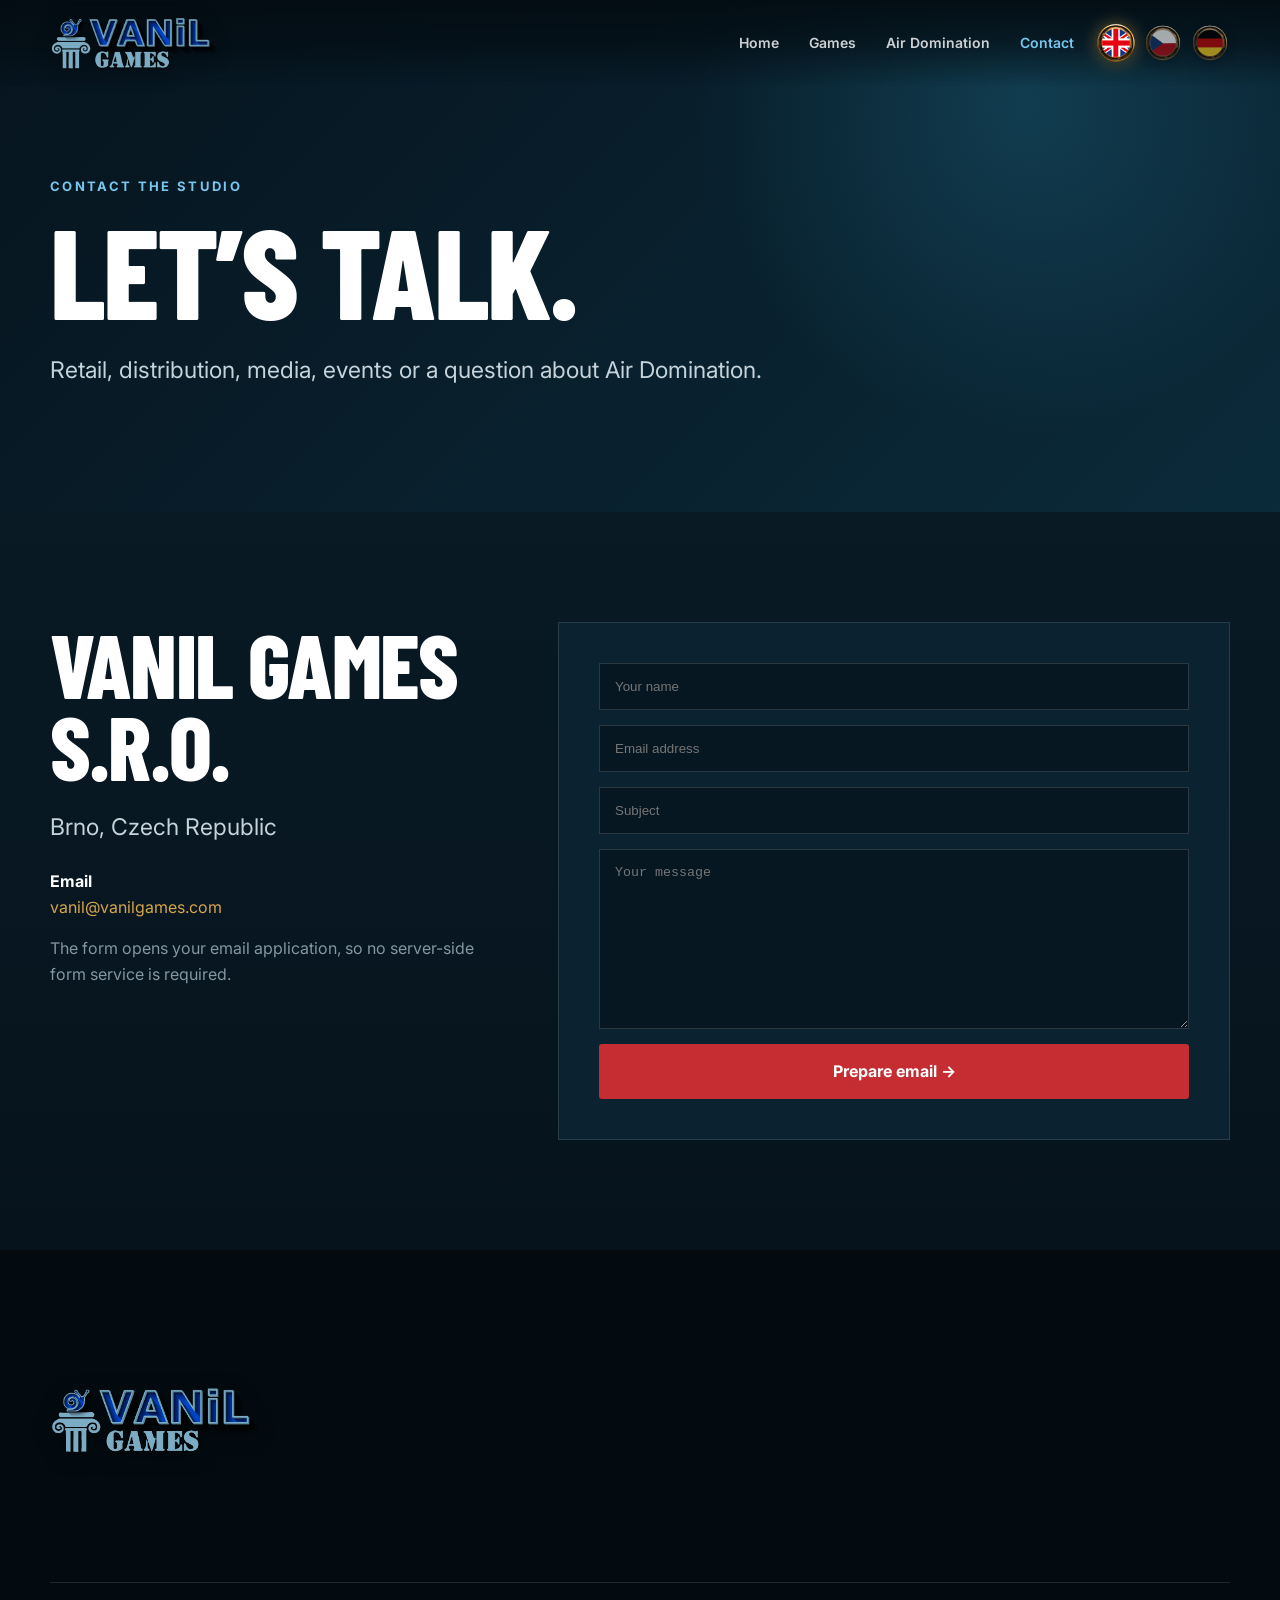
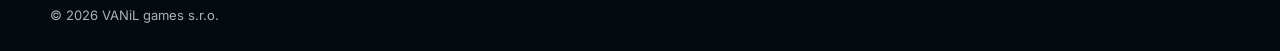
<file: contact.html>
<!DOCTYPE html>

<html lang="en"><head><meta charset="utf-8"/><meta content="width=device-width,initial-scale=1" name="viewport"/><title>Contact — VANiL Games</title><link href="styles.css" rel="stylesheet"/><script defer="" src="script.js"></script><script defer="True" src="language.js"></script></head><body data-page="contact">
<header class="site-header"><nav class="nav container"><a aria-label="VANiL Games home" class="brand" href="index.html"><img alt="VANiL Games" class="brand-logo" src="assets/images/vanil-logo-wide.png"/></a><div class="nav-right"><div class="nav-links"><a href="index.html">Home</a><a href="games.html">Games</a><a href="air-domination.html">Air Domination</a><a class="active" href="contact.html">Contact</a></div><div aria-label="Website language" class="language-switcher" role="group"><button aria-label="English" class="language-button" data-lang="en" title="English" type="button"><img alt="English" src="assets/images/flag-en.png"/></button><button aria-label="Čeština" class="language-button" data-lang="cs" title="Čeština" type="button"><img alt="Čeština" src="assets/images/flag-cz.png"/></button><button aria-label="Deutsch" class="language-button" data-lang="de" title="Deutsch" type="button"><img alt="Deutsch" src="assets/images/flag-german.png"/></button></div><button class="menu-toggle">☰</button></div></nav></header>
<main><section class="page-hero"><div class="container"><div class="eyebrow">Contact the studio</div><h1 class="display xl">Let’s talk.</h1><p class="lead">Retail, distribution, media, events or a question about Air Domination.</p></div></section><section class="section dark"><div class="container contact-grid"><div class="reveal"><h2 class="display lg">VANiL games s.r.o.</h2><p class="lead">Brno, Czech Republic</p><p><strong>Email</strong><br/><a class="gold" href="mailto:vanil@vanilgames.com">vanil@vanilgames.com</a></p><p class="muted">The form opens your email application, so no server-side form service is required.</p></div><div class="contact-panel reveal"><form action="mailto:vanil@vanilgames.com" class="form-grid" enctype="text/plain" method="post"><input name="name" placeholder="Your name" required=""/><input name="email" placeholder="Email address" required="" type="email"/><input name="subject" placeholder="Subject"/><textarea name="message" placeholder="Your message" required=""></textarea><button class="btn btn-primary" type="submit">Prepare email →</button></form></div></div></section></main>
<footer class="footer"><div class="container"><a aria-label="VANiL Games home" class="brand" href="index.html"><img alt="VANiL Games" class="brand-logo" src="assets/images/vanil-logo-stacked.png"/></a><div class="copyright">© <span data-year=""></span> VANiL games s.r.o.</div></div></footer></body></html>
</file>
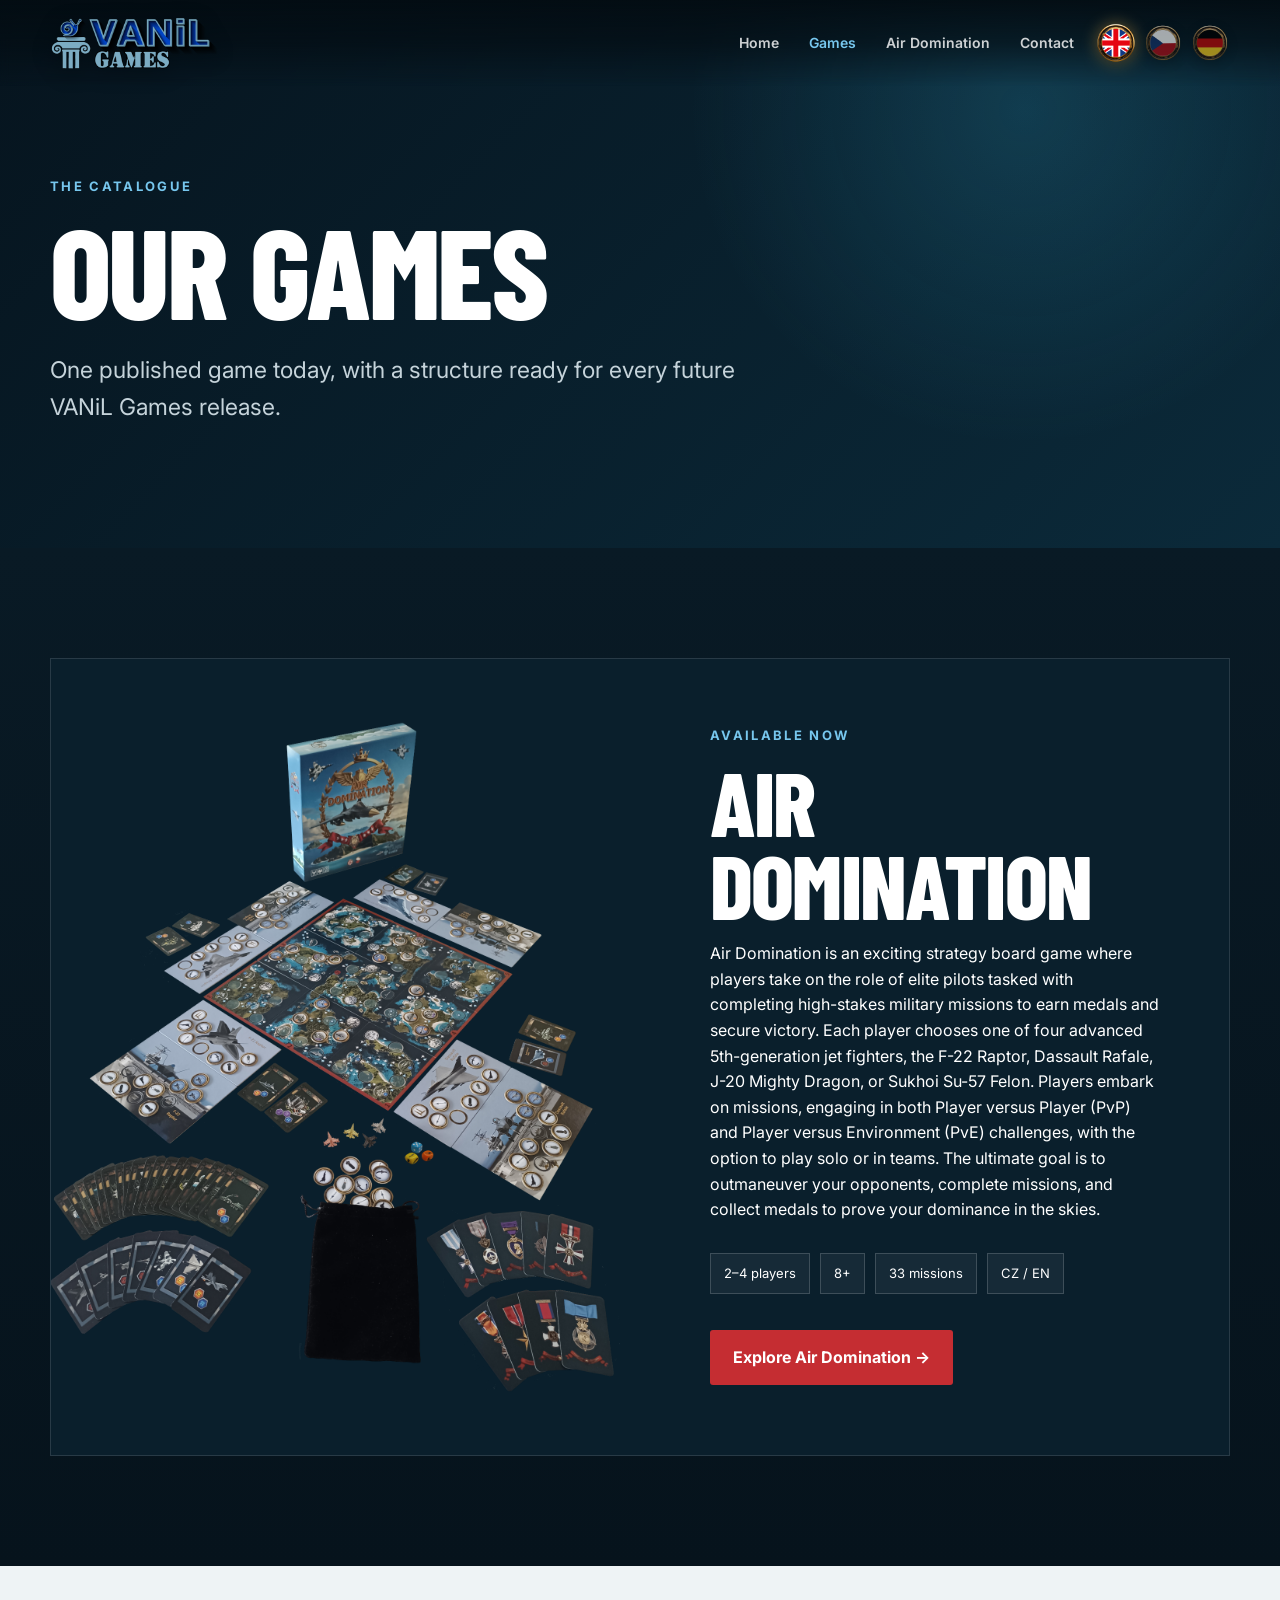
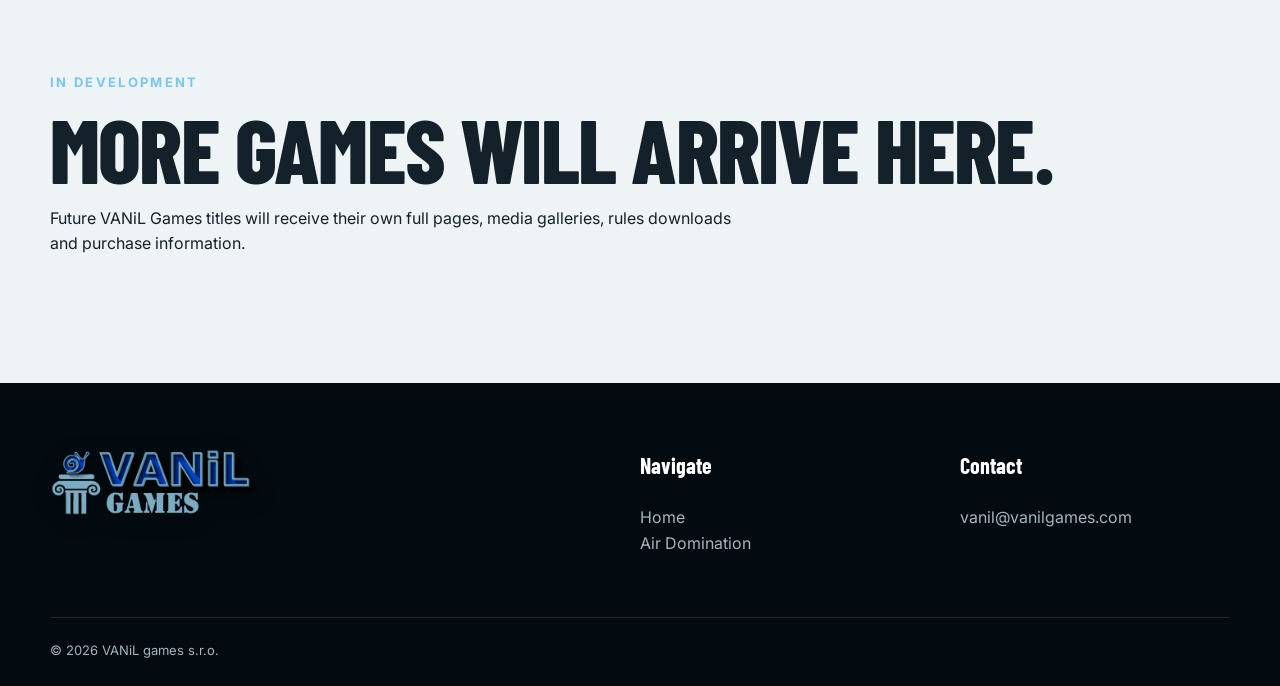
<file: games.html>
<!DOCTYPE html>

<html lang="en"><head><meta charset="utf-8"/><meta content="width=device-width,initial-scale=1" name="viewport"/><title>Games — VANiL Games</title><link href="styles.css" rel="stylesheet"/><script defer="" src="script.js"></script><script defer="True" src="language.js"></script></head><body data-page="games">
<header class="site-header"><nav class="nav container"><a aria-label="VANiL Games home" class="brand" href="index.html"><img alt="VANiL Games" class="brand-logo" src="assets/images/vanil-logo-wide.png"/></a><div class="nav-right"><div class="nav-links"><a href="index.html">Home</a><a class="active" href="games.html">Games</a><a href="air-domination.html">Air Domination</a><a href="contact.html">Contact</a></div><div aria-label="Website language" class="language-switcher" role="group"><button aria-label="English" class="language-button" data-lang="en" title="English" type="button"><img alt="English" src="assets/images/flag-en.png"/></button><button aria-label="Čeština" class="language-button" data-lang="cs" title="Čeština" type="button"><img alt="Čeština" src="assets/images/flag-cz.png"/></button><button aria-label="Deutsch" class="language-button" data-lang="de" title="Deutsch" type="button"><img alt="Deutsch" src="assets/images/flag-german.png"/></button></div><button class="menu-toggle">☰</button></div></nav></header>
<main><section class="page-hero"><div class="container"><div class="eyebrow">The catalogue</div><h1 class="display xl">Our games</h1><p class="lead">One published game today, with a structure ready for every future VANiL Games release.</p></div></section><section class="section dark"><div class="container"><div class="game-card-large reveal"><img alt="Air Domination game" src="assets/images/full-game.png"/><div class="game-card-content"><div class="eyebrow">Available now</div><h2 class="display lg">Air Domination</h2><p>Air Domination is an exciting strategy board game where players take on the role of elite pilots tasked with completing high-stakes military missions to earn medals and secure victory. Each player chooses one of four advanced 5th-generation jet fighters, the F-22 Raptor, Dassault Rafale, J-20 Mighty Dragon, or Sukhoi Su-57 Felon. Players embark on missions, engaging in both Player versus Player (PvP) and Player versus Environment (PvE) challenges, with the option to play solo or in teams. The ultimate goal is to outmaneuver your opponents, complete missions, and collect medals to prove your dominance in the skies.</p><div class="chip-row"><span class="chip">2–4 players</span><span class="chip">8+</span><span class="chip">33 missions</span><span class="chip">CZ / EN</span></div><div class="actions"><a class="btn btn-primary" href="air-domination.html">Explore Air Domination →</a></div></div></div></div></section><section class="section light"><div class="container"><div class="eyebrow">In development</div><h2 class="display lg">More games will arrive here.</h2><p style="max-width:700px">Future VANiL Games titles will receive their own full pages, media galleries, rules downloads and purchase information.</p></div></section></main>
<footer class="footer"><div class="container"><div class="footer-grid"><div><a aria-label="VANiL Games home" class="brand" href="index.html"><img alt="VANiL Games" class="brand-logo" src="assets/images/vanil-logo-wide.png"/></a></div><div><h3>Navigate</h3><p><a href="index.html">Home</a><br/><a href="air-domination.html">Air Domination</a></p></div><div><h3>Contact</h3><p><a href="mailto:vanil@vanilgames.com">vanil@vanilgames.com</a></p></div></div><div class="copyright">© <span data-year=""></span> VANiL games s.r.o.</div></div></footer></body></html>
</file>
<file: styles.css>
@import url('https://fonts.googleapis.com/css2?family=Barlow+Condensed:wght@500;600;700;800&family=Inter:wght@400;500;600;700&display=swap');

:root{--ink:#07131c;--navy:#0b2230;--navy2:#102f41;--sky:#77c7ee;--cyan:#36b6df;--gold:#d6a64b;--red:#c52d32;--paper:#eef3f5;--white:#fff;--muted:#9fb1bc;--line:rgba(255,255,255,.12);--shadow:0 24px 70px rgba(0,0,0,.28)}
*{box-sizing:border-box}html{scroll-behavior:smooth}body{margin:0;background:var(--ink);color:var(--white);font-family:Inter,Arial,sans-serif;line-height:1.6;overflow-x:hidden}img,video{display:block;max-width:100%}a{color:inherit;text-decoration:none}button{font:inherit}.container{width:min(1180px,calc(100% - 40px));margin:auto}.section{padding:110px 0;position:relative}.section.light{background:var(--paper);color:#14212a}.section.dark{background:linear-gradient(180deg,#091a25,#06131c)}.eyebrow{font:700 13px/1 Inter;letter-spacing:.18em;text-transform:uppercase;color:var(--sky);margin-bottom:18px}.display{font-family:'Barlow Condensed',sans-serif;font-weight:800;letter-spacing:-.02em;line-height:.92;text-transform:uppercase;margin:0}.display.xl{font-size:clamp(68px,10vw,150px)}.display.lg{font-size:clamp(48px,7vw,92px)}h2,h3{font-family:'Barlow Condensed',sans-serif}.lead{font-size:clamp(18px,2vw,23px);color:#c5d3da;max-width:720px}.muted{color:#8396a2}.gold{color:var(--gold)}

.site-header{position:fixed;inset:0 0 auto;z-index:100;background:linear-gradient(180deg,rgba(3,12,18,.94),rgba(3,12,18,.64),transparent);backdrop-filter:blur(5px)}.nav{height:86px;display:flex;align-items:center;justify-content:space-between}.brand{display:flex;gap:12px;align-items:center;font-family:'Barlow Condensed';font-weight:800;letter-spacing:.08em}.brand-mark{width:42px;height:42px;border:2px solid var(--gold);border-radius:50%;display:grid;place-items:center;position:relative}.brand-mark:after{content:'V';font-size:24px;color:var(--gold)}.nav-links{display:flex;align-items:center;gap:30px;font-weight:600;font-size:14px}.nav-links a{opacity:.8}.nav-links a:hover,.nav-links a.active{opacity:1;color:var(--sky)}.nav-cta{border:1px solid rgba(255,255,255,.25);padding:11px 18px;border-radius:999px}.menu-toggle{display:none;color:white;background:none;border:0;font-size:28px}

.hero{min-height:100vh;display:grid;align-items:end;position:relative;isolation:isolate;overflow:hidden}.hero-bg{position:absolute;inset:0;z-index:-3}.hero-bg img{width:100%;height:100%;object-fit:cover;object-position:center 42%;filter:saturate(.95) contrast(1.05)}.hero:before{content:'';position:absolute;inset:0;z-index:-2;background:linear-gradient(90deg,rgba(3,10,15,.95) 0%,rgba(3,10,15,.75) 38%,rgba(3,10,15,.15) 75%),linear-gradient(0deg,#07131c 0%,transparent 40%)}.hero:after{content:'';position:absolute;right:-10vw;top:15vh;width:44vw;height:44vw;border:1px solid rgba(255,255,255,.12);border-radius:50%;box-shadow:0 0 0 50px rgba(255,255,255,.025),0 0 0 100px rgba(255,255,255,.018);z-index:-1}.hero-inner{padding-top:150px;padding-bottom:90px}.hero-copy{max-width:730px}.hero .display span{display:block;color:var(--sky)}.actions{display:flex;gap:14px;flex-wrap:wrap;margin-top:36px}.btn{display:inline-flex;align-items:center;justify-content:center;gap:10px;padding:14px 22px;border-radius:3px;font-weight:700;border:1px solid transparent;transition:.25s}.btn-primary{background:var(--red);color:#fff}.btn-primary:hover{transform:translateY(-3px);box-shadow:0 12px 25px rgba(197,45,50,.3)}.btn-ghost{border-color:rgba(255,255,255,.3);background:rgba(255,255,255,.06);backdrop-filter:blur(10px)}.btn-ghost:hover{background:#fff;color:#07131c}.hero-stats{display:flex;gap:40px;margin-top:55px}.hero-stat strong{font:800 38px 'Barlow Condensed';display:block}.hero-stat span{font-size:13px;color:#aabac3;text-transform:uppercase;letter-spacing:.12em}

.split{display:grid;grid-template-columns:1.05fr .95fr;align-items:center;gap:80px}.media-frame{position:relative;border:1px solid rgba(255,255,255,.12);background:#071722;box-shadow:var(--shadow);overflow:hidden}.media-frame:before{content:'';position:absolute;inset:14px;border:1px solid rgba(214,166,75,.35);z-index:2;pointer-events:none}.media-frame img{width:100%;height:100%;object-fit:cover;transition:transform .8s cubic-bezier(.2,.8,.2,1)}.media-frame:hover img{transform:scale(1.045)}.media-tall{height:710px}.numbered-list{display:grid;gap:18px;margin-top:35px}.numbered-item{display:grid;grid-template-columns:54px 1fr;gap:18px;padding:18px 0;border-top:1px solid rgba(255,255,255,.12)}.numbered-item strong{font:700 28px 'Barlow Condensed';color:var(--gold)}.numbered-item h3{margin:0 0 5px;font-size:26px}.numbered-item p{margin:0;color:#9fb0ba}

.video-stage{border-radius:4px;overflow:hidden;position:relative;box-shadow:var(--shadow);background:#000}.video-stage video{width:100%;aspect-ratio:16/9;object-fit:cover}.video-stage:after{content:'PLAYING IN VIEW';position:absolute;left:18px;bottom:16px;font-size:11px;letter-spacing:.15em;background:rgba(5,18,26,.78);padding:8px 11px;border-left:3px solid var(--red)}

.gallery-section{background:#050f16;padding:0}.gallery-grid{display:grid;grid-template-columns:1.25fr .75fr;min-height:760px}.slider{position:relative;overflow:hidden}.slide{position:absolute;inset:0;opacity:0;transform:scale(1.04);transition:opacity 1s,transform 4s}.slide.active{opacity:1;transform:scale(1)}.slide img{width:100%;height:100%;object-fit:cover}.slide:after{content:'';position:absolute;inset:0;background:linear-gradient(90deg,transparent 50%,rgba(5,15,22,.5)),linear-gradient(0deg,rgba(5,15,22,.65),transparent 50%)}.gallery-copy{padding:80px 65px;display:flex;flex-direction:column;justify-content:center;background:linear-gradient(135deg,#0a2432,#07151e)}.dots{display:flex;gap:8px;margin-top:28px}.dot{width:34px;height:4px;border:0;background:#38515e;cursor:pointer}.dot.active{background:var(--gold)}

.feature-slice{display:grid;grid-template-columns:1fr 1fr;min-height:690px}.feature-slice.reverse .slice-copy{order:2}.feature-slice.reverse .slice-media{order:1}.slice-copy{padding:90px max(5vw,45px);display:flex;flex-direction:column;justify-content:center}.slice-media{position:relative;overflow:hidden;background:#091722}.slice-media>img{width:100%;height:100%;object-fit:cover;transition:transform .9s}.slice-media:hover>img{transform:scale(1.05)}.floating-video{position:absolute;right:6%;bottom:7%;width:min(46%,430px);border:7px solid rgba(255,255,255,.95);box-shadow:0 22px 60px rgba(0,0,0,.5);overflow:hidden;z-index:3}.floating-video video{width:100%;aspect-ratio:16/9;object-fit:cover}.chip-row{display:flex;flex-wrap:wrap;gap:10px;margin-top:30px}.chip{padding:9px 13px;border:1px solid rgba(255,255,255,.17);background:rgba(255,255,255,.05);font-size:13px}

.carrier-grid{display:grid;grid-template-columns:repeat(4,1fr);gap:18px;margin-top:50px}.carrier-card{background:white;color:#10202a;border-radius:2px;overflow:hidden;box-shadow:0 15px 30px rgba(0,0,0,.16);transition:.3s}.carrier-card:hover{transform:translateY(-9px)}.carrier-card img{aspect-ratio:1/1;object-fit:cover}.carrier-card div{padding:16px}.carrier-card h3{font-size:24px;margin:0}.carrier-card p{margin:3px 0 0;font-size:13px;color:#67757e}

.medal-stage{display:grid;grid-template-columns:.8fr 1.2fr;gap:80px;align-items:center}.medal-view{min-height:650px;display:grid;place-items:center;position:relative;background:radial-gradient(circle at center,rgba(77,164,205,.18),transparent 55%)}.medal-view:before{content:'';position:absolute;width:70%;aspect-ratio:1;border:1px solid rgba(255,255,255,.12);border-radius:50%;box-shadow:0 0 0 45px rgba(255,255,255,.025)}.medal{position:absolute;max-height:560px;max-width:82%;opacity:0;transform:translateY(15px) rotateY(25deg);transition:.65s}.medal.active{opacity:1;transform:translateY(0) rotateY(0)}.medal-controls{display:flex;gap:12px}.round-btn{width:48px;height:48px;border-radius:50%;border:1px solid rgba(255,255,255,.25);background:transparent;color:white;cursor:pointer}.round-btn:hover{background:white;color:#08151e}

.rules-layout{display:grid;grid-template-columns:.9fr 1.1fr;gap:70px;align-items:center}.rules-preview{filter:drop-shadow(0 25px 30px rgba(0,0,0,.25));transition:.5s}.rules-preview:hover{transform:rotate(-2deg) scale(1.02)}.rules-cards{display:grid;gap:14px}.rule-card{display:flex;align-items:center;justify-content:space-between;padding:22px 24px;background:white;border-left:5px solid var(--red);box-shadow:0 10px 25px rgba(0,0,0,.08)}.rule-card strong{font-family:'Barlow Condensed';font-size:25px}.rule-card span{font-size:12px;color:#65727a}.rule-card.disabled{opacity:.7}.rule-link{font-weight:700;color:#9d2228}

.cta{padding:100px 0;background:linear-gradient(115deg,rgba(8,28,40,.94),rgba(8,28,40,.68)),url('assets/images/game-box.jpg') center/cover}.cta-box{max-width:760px}.footer{background:#030b10;padding:65px 0 25px;color:#a6b5bd}.footer-grid{display:grid;grid-template-columns:2fr 1fr 1fr;gap:50px}.footer h3{color:white;font-size:22px;margin-top:0}.footer a:hover{color:var(--sky)}.copyright{border-top:1px solid var(--line);margin-top:45px;padding-top:22px;font-size:13px}

.reveal{opacity:0;transform:translateY(28px);transition:.8s ease}.reveal.visible{opacity:1;transform:none}

.page-hero{padding:180px 0 100px;background:radial-gradient(circle at 80% 20%,rgba(54,182,223,.18),transparent 30%),linear-gradient(135deg,#06141e,#0b2a3a)}.game-card-large{display:grid;grid-template-columns:1fr 1fr;background:#0a1f2c;border:1px solid var(--line);overflow:hidden}.game-card-large img{height:100%;object-fit:cover}.game-card-content{padding:70px}.contact-grid{display:grid;grid-template-columns:.8fr 1.2fr;gap:60px}.contact-panel{padding:40px;background:#0b2230;border:1px solid var(--line)}.form-grid{display:grid;gap:15px}.form-grid input,.form-grid textarea{width:100%;padding:15px;background:#071722;border:1px solid rgba(255,255,255,.14);color:white}.form-grid textarea{min-height:180px}

@media(max-width:900px){.nav-links{position:absolute;top:78px;left:20px;right:20px;display:none;flex-direction:column;background:#071722;padding:25px;align-items:flex-start;border:1px solid var(--line)}.nav-links.open{display:flex}.menu-toggle{display:block}.split,.medal-stage,.rules-layout,.contact-grid,.game-card-large{grid-template-columns:1fr}.media-tall{height:560px}.gallery-grid{grid-template-columns:1fr;min-height:0}.slider{height:520px}.gallery-copy{padding:60px 30px}.feature-slice,.feature-slice.reverse{grid-template-columns:1fr}.feature-slice.reverse .slice-copy,.feature-slice.reverse .slice-media{order:initial}.slice-media{min-height:560px}.carrier-grid{grid-template-columns:1fr 1fr}.footer-grid{grid-template-columns:1fr 1fr}.hero-stats{gap:24px}.hero{min-height:850px}}
@media(max-width:600px){.container{width:min(100% - 28px,1180px)}.section{padding:78px 0}.nav{height:72px}.brand span{display:none}.hero-inner{padding-top:125px}.display.xl{font-size:64px}.hero-stats{display:grid;grid-template-columns:repeat(2,1fr)}.media-tall{height:450px}.slider{height:430px}.slice-copy{padding:65px 24px}.slice-media{min-height:500px}.floating-video{width:76%;right:4%;bottom:4%}.carrier-grid{grid-template-columns:1fr}.medal-view{min-height:520px}.footer-grid{grid-template-columns:1fr}.actions .btn{width:100%}}

/* Official VANiL identity and updated rules area */
.brand{display:flex;align-items:center;min-width:190px}
.brand-logo{display:block;width:168px;height:58px;object-fit:contain;object-position:left center;filter:drop-shadow(0 4px 10px rgba(0,0,0,.28))}
.footer .brand-logo{width:210px;height:auto;margin-bottom:12px}
.section-logo{width:92px;height:92px;object-fit:contain;filter:drop-shadow(0 12px 18px rgba(1,28,48,.2))}
.section.dark{position:relative;overflow:hidden}
.section-watermark{position:absolute;right:-3%;top:8%;width:min(32vw,420px);opacity:.035;pointer-events:none;transform:rotate(-8deg)}

/* The main uploaded presentation is portrait-format: show the entire frame. */
#experience .split{grid-template-columns:.78fr 1.22fr;gap:58px}
#experience .video-stage{min-height:720px;display:grid;place-items:center;background:radial-gradient(circle at center,#173546 0,#020609 72%);padding:24px}
#experience .video-stage video{width:100%;height:680px;aspect-ratio:auto;object-fit:contain;background:#000}

.rules-heading{display:flex;align-items:center;gap:25px;margin-bottom:48px;max-width:900px}
.rules-heading h2{margin-bottom:8px}
.rules-intro{font-size:18px;max-width:760px;color:#53656f}
.language-grid{display:grid;grid-template-columns:repeat(3,1fr);gap:22px;align-items:stretch}
.language-card{background:#fff;color:#10202a;box-shadow:0 18px 45px rgba(8,28,40,.13);border:1px solid rgba(8,28,40,.09);display:flex;flex-direction:column;overflow:hidden;transition:transform .3s,box-shadow .3s}
.language-card:hover{transform:translateY(-8px);box-shadow:0 28px 58px rgba(8,28,40,.2)}
.language-card-top{display:flex;gap:16px;align-items:center;padding:22px 22px 18px}
.language-card-top h3{font:800 30px 'Barlow Condensed';margin:0 0 3px}
.language-card-top p{margin:0;color:#65757e;font-size:14px;line-height:1.4}
.language-code{width:52px;height:52px;flex:0 0 52px;border-radius:50%;display:grid;place-items:center;background:#0a2635;color:#fff;font:800 18px 'Barlow Condensed';box-shadow:inset 0 0 0 3px #80b2cc}
.youtube-frame{position:relative;aspect-ratio:16/9;background:#031019;overflow:hidden}
.youtube-frame iframe{position:absolute;inset:0;width:100%;height:100%;border:0}
.language-actions{display:grid;grid-template-columns:1fr 1fr;gap:10px;padding:18px;margin-top:auto}
.language-actions .btn{padding:12px 10px;font-size:13px;text-align:center}
.btn-dark{background:#0a2635;color:#fff;border-color:#0a2635}
.btn-dark:hover{background:#123e52;transform:translateY(-2px)}
.btn-disabled{background:#dce4e8;color:#78868d;cursor:not-allowed;border-color:#dce4e8}
.rules-preview-band{margin-top:28px;display:grid;grid-template-columns:260px 1fr;align-items:center;gap:34px;background:linear-gradient(120deg,#0a2635,#123e52);color:#fff;padding:26px 38px;overflow:hidden}
.rules-preview-band img{width:100%;max-height:190px;object-fit:contain;filter:drop-shadow(0 12px 18px rgba(0,0,0,.25))}
.rules-preview-band strong{font:800 28px 'Barlow Condensed'}
.rules-preview-band p{color:#bed0d9;margin-bottom:0}

@media(max-width:1050px){.language-grid{grid-template-columns:1fr 1fr}.language-card:last-child{grid-column:1/-1;max-width:620px}.language-actions{grid-template-columns:1fr 1fr}}
@media(max-width:900px){#experience .split{grid-template-columns:1fr}.language-grid{grid-template-columns:1fr}.language-card:last-child{grid-column:auto;max-width:none}#experience .video-stage{min-height:620px}#experience .video-stage video{height:580px}.brand-logo{width:145px}.rules-preview-band{grid-template-columns:180px 1fr}}
@media(max-width:600px){.brand{min-width:0}.brand-logo{width:126px;height:48px}.rules-heading{align-items:flex-start}.section-logo{width:68px;height:68px}.language-actions{grid-template-columns:1fr}.rules-preview-band{grid-template-columns:1fr;text-align:center;padding:24px}.rules-preview-band img{max-height:160px}#experience .video-stage{min-height:520px;padding:10px}#experience .video-stage video{height:500px}}

/* V5 fighter selector and reliable YouTube players */
.fighter-section{position:relative;min-height:690px;padding:105px 0 95px;overflow:hidden;background:#06131c}
.fighter-backdrop{position:absolute;inset:0}
.fighter-backdrop img{width:100%;height:100%;object-fit:cover;filter:saturate(.75) contrast(1.1);opacity:.24;transform:scale(1.04)}
.fighter-backdrop:after{content:"";position:absolute;inset:0;background:linear-gradient(90deg,rgba(3,13,21,.98) 0%,rgba(4,19,30,.84) 50%,rgba(3,13,21,.94) 100%),radial-gradient(circle at 50% 0,rgba(46,142,197,.24),transparent 48%)}
.fighter-inner{position:relative;z-index:2}
.fighter-heading{text-align:center;max-width:860px;margin:0 auto 42px}
.fighter-heading .lead{margin:18px auto 0}
.fighter-grid{display:grid;grid-template-columns:repeat(4,1fr);gap:18px;position:relative;z-index:4}
.fighter-card{position:relative;min-height:295px;padding:28px 24px 24px;border:1px solid rgba(218,170,72,.65);background:linear-gradient(155deg,rgba(13,42,59,.88),rgba(5,18,28,.95));box-shadow:0 18px 45px rgba(0,0,0,.32);overflow:visible;transition:transform .25s,border-color .25s,box-shadow .25s;outline:none}
.fighter-card:before{content:"";position:absolute;inset:8px;border:1px solid rgba(112,185,222,.11);pointer-events:none}
.fighter-card:hover,.fighter-card:focus-visible,.fighter-card.is-open{transform:translateY(-8px);border-color:#f0bf58;box-shadow:0 25px 65px rgba(0,0,0,.48),0 0 0 1px rgba(240,191,88,.15)}
.fighter-card h3{margin:35px 0 0;text-transform:uppercase;font-size:28px;line-height:.92;letter-spacing:.04em;color:#d6e8f1}
.fighter-card h3 strong{font-size:36px;color:#f0bf58}
.fighter-number{position:absolute;top:18px;left:22px;font:700 12px Inter;letter-spacing:.18em;color:#79b6d8}
.fighter-info{position:absolute;right:18px;top:16px;width:27px;height:27px;border:1px solid #f0bf58;border-radius:50%;display:grid;place-items:center;color:#f0bf58;font:700 italic 16px Georgia}
.fighter-silhouette{position:absolute;left:24px;right:24px;bottom:24px;height:115px;display:grid;place-items:center;color:rgba(126,190,222,.19);font:900 clamp(42px,5vw,72px) 'Barlow Condensed';letter-spacing:.03em;border-top:1px solid rgba(255,255,255,.08)}
.fighter-profile{position:absolute;left:50%;bottom:calc(100% + 15px);width:min(340px,85vw);padding:22px 23px;background:rgba(4,20,31,.98);border:1px solid #dfad48;box-shadow:0 24px 70px rgba(0,0,0,.65);opacity:0;visibility:hidden;transform:translate(-50%,10px);transition:.18s;z-index:20;pointer-events:none}
.fighter-profile:after{content:"";position:absolute;left:50%;bottom:-9px;width:16px;height:16px;background:#061722;border-right:1px solid #dfad48;border-bottom:1px solid #dfad48;transform:translateX(-50%) rotate(45deg)}
.fighter-profile h4{font:800 27px 'Barlow Condensed';text-transform:uppercase;color:#f0bf58;margin:0 0 8px}
.fighter-profile p{font-size:14px;line-height:1.55;color:#d3e2e9;margin:0}
.fighter-card:hover .fighter-profile,.fighter-card:focus-visible .fighter-profile,.fighter-card.is-open .fighter-profile{opacity:1;visibility:visible;transform:translate(-50%,0)}
.fighter-video{right:2.5%;bottom:3%;width:245px;border-width:4px;opacity:.92}
.carrier-launch-slice .slice-media>img{object-position:center center}
.youtube-lite{position:relative;aspect-ratio:16/9;background:#07131b center/cover no-repeat;overflow:hidden;cursor:pointer}
.youtube-lite:before{content:"";position:absolute;inset:0;background:linear-gradient(180deg,transparent 45%,rgba(0,0,0,.48))}
.youtube-lite .youtube-play{position:absolute;inset:0;margin:auto;width:76px;height:54px;border:0;border-radius:14px;background:#e62117;color:#fff;display:grid;place-items:center;cursor:pointer;box-shadow:0 12px 35px rgba(0,0,0,.45);transition:transform .2s,filter .2s}
.youtube-lite .youtube-play:hover{transform:scale(1.08);filter:brightness(1.08)}
.youtube-lite .youtube-play span{font-size:25px;margin-left:4px}
.youtube-lite iframe{position:absolute;inset:0;width:100%;height:100%;border:0}
@media(max-width:1000px){.fighter-grid{grid-template-columns:repeat(2,1fr)}.fighter-section{padding-bottom:125px}.fighter-video{width:210px}}
@media(max-width:600px){.fighter-section{padding:75px 0 105px}.fighter-grid{grid-template-columns:1fr}.fighter-card{min-height:240px}.fighter-profile{position:fixed;left:14px;right:14px;bottom:22px;width:auto;transform:translateY(12px);z-index:100}.fighter-profile:after{display:none}.fighter-card:hover .fighter-profile,.fighter-card:focus-visible .fighter-profile,.fighter-card.is-open .fighter-profile{transform:translateY(0)}.fighter-video{position:relative;right:auto;bottom:auto;width:100%;margin-top:24px}.carrier-launch-slice .slice-media{min-height:500px}}

/* v6 component-image refinements */
.numbered-item{grid-template-columns:54px minmax(0,1fr) 82px;align-items:center}
.stat-visual{position:relative;width:76px;height:66px;justify-self:end;border:1px solid rgba(214,166,75,.42);border-radius:12px;background:rgba(4,17,27,.75);overflow:hidden;box-shadow:0 8px 22px rgba(0,0,0,.28)}
.stat-visual img{width:100%;height:100%;object-fit:contain;padding:5px}
.mission-visual img{transform:rotate(-5deg) scale(.92)}
.map-visual img{object-fit:cover;padding:0}
.stat-frame{position:absolute;inset:0;opacity:0;transform:scale(.82) rotate(-5deg);transition:opacity .6s ease,transform .6s ease}
.stat-frame.active{opacity:1;transform:scale(1) rotate(0)}
.fighter-token{position:absolute;left:17px;right:17px;bottom:14px;height:150px;display:grid;place-items:center;border-top:1px solid rgba(255,255,255,.08)}
.fighter-token img{width:138px;height:138px;object-fit:contain;filter:drop-shadow(0 14px 16px rgba(0,0,0,.4));transition:transform .35s ease,filter .35s ease}
.fighter-card:hover .fighter-token img,.fighter-card:focus-visible .fighter-token img,.fighter-card.is-open .fighter-token img{transform:scale(1.07) rotate(2deg);filter:drop-shadow(0 18px 23px rgba(0,0,0,.55)) brightness(1.08)}
.box-views{display:grid;grid-template-columns:repeat(3,minmax(0,1fr));gap:10px;margin-top:26px;max-width:390px}
.box-views figure{margin:0;padding:8px;border:1px solid rgba(214,166,75,.28);border-radius:12px;background:rgba(255,255,255,.045);overflow:hidden}
.box-views img{display:block;width:100%;height:76px;object-fit:contain;transition:transform .3s ease}
.box-views figure:hover img{transform:scale(1.08)}
.box-views figcaption{text-align:center;margin-top:4px;color:#b9cad4;font:700 11px 'Barlow Condensed';letter-spacing:.12em;text-transform:uppercase}
@media(max-width:900px){.numbered-item{grid-template-columns:48px minmax(0,1fr) 72px}.stat-visual{width:68px;height:60px}.fighter-token{height:132px}.fighter-token img{width:120px;height:120px}}
@media(max-width:520px){.numbered-item{grid-template-columns:44px minmax(0,1fr) 58px;gap:12px}.stat-visual{width:56px;height:52px}.box-views{gap:7px}.box-views img{height:62px}}

/* v7 sizing and fighter-video placement */
.fighter-heading-row{position:relative;z-index:2;display:grid;grid-template-columns:minmax(0,1fr) 330px;gap:42px;align-items:center;margin-bottom:36px}
.fighter-heading-row .fighter-heading{margin-bottom:0}
.fighter-heading-video{position:relative;aspect-ratio:16/9;border:1px solid rgba(223,173,72,.75);border-radius:18px;overflow:hidden;background:#03111b;box-shadow:0 22px 55px rgba(0,0,0,.42)}
.fighter-heading-video video{display:block;width:100%;height:100%;object-fit:cover}
.fighter-heading-video:after{content:"";position:absolute;inset:0;pointer-events:none;background:linear-gradient(180deg,transparent 58%,rgba(1,10,17,.72))}
.fighter-heading-video span{position:absolute;left:16px;bottom:12px;z-index:2;color:#f0bf58;font:700 12px Inter;letter-spacing:.16em;text-transform:uppercase}
.fighter-section{padding-bottom:92px}
.fighter-video{display:none!important}

.box-views{max-width:560px;gap:14px;margin-top:24px}
.box-views figure{padding:10px}
.box-views img{height:138px}
.box-views figcaption{font-size:12px;margin-top:6px}

.numbered-item{grid-template-columns:62px minmax(0,1fr) 148px;gap:18px}
.stat-visual{width:138px;height:112px;border-radius:16px}
.stat-visual img{padding:7px}
.mission-visual{overflow:visible;background:rgba(4,17,27,.78);perspective:800px}
.mission-card-spin{animation:missionCardTurn 4.2s ease-in-out infinite;transform-origin:center;will-change:transform,filter}
@keyframes missionCardTurn{
  0%,15%{transform:rotate(-7deg) rotateY(0deg) scale(.91);filter:drop-shadow(0 8px 10px rgba(0,0,0,.34))}
  45%{transform:rotate(2deg) rotateY(180deg) scale(1.03);filter:drop-shadow(0 14px 18px rgba(0,0,0,.48))}
  50%{transform:rotate(2deg) rotateY(181deg) scale(1.03)}
  80%,100%{transform:rotate(-7deg) rotateY(360deg) scale(.91);filter:drop-shadow(0 8px 10px rgba(0,0,0,.34))}
}
.jet-rotator .stat-frame{padding:5px}
.map-visual img{object-fit:cover;padding:0}

@media(max-width:1000px){
  .fighter-heading-row{grid-template-columns:minmax(0,1fr) 280px;gap:26px}
  .numbered-item{grid-template-columns:54px minmax(0,1fr) 118px}
  .stat-visual{width:112px;height:92px}
  .box-views img{height:112px}
}
@media(max-width:760px){
  .fighter-heading-row{grid-template-columns:1fr}
  .fighter-heading-video{width:min(100%,520px)}
  .numbered-item{grid-template-columns:48px minmax(0,1fr) 94px}
  .stat-visual{width:90px;height:78px}
  .box-views{max-width:100%}
  .box-views img{height:96px}
}
@media(max-width:520px){
  .numbered-item{grid-template-columns:44px minmax(0,1fr) 76px;gap:10px}
  .stat-visual{width:72px;height:64px}
  .box-views img{height:82px}
}


/* v8 content and hero refinements */
.air-hero .hero-bg img{object-position:center center;filter:saturate(1.02) contrast(1.04)}
.air-hero:before{background:linear-gradient(90deg,rgba(3,10,15,.94) 0%,rgba(3,10,15,.72) 42%,rgba(3,10,15,.18) 70%),linear-gradient(0deg,#07131c 0%,transparent 40%)}
.hero-cover-frame{position:absolute;right:5vw;top:14vh;width:min(34vw,520px);z-index:1;border:1px solid rgba(214,166,75,.72);border-radius:20px;overflow:hidden;box-shadow:0 30px 80px rgba(0,0,0,.5);background:rgba(3,12,20,.62);padding:10px;backdrop-filter:blur(10px)}
.hero-cover-frame img{display:block;width:100%;height:auto;border-radius:13px}
.hero-hover-video{position:absolute;left:5vw;bottom:4.5vh;width:min(300px,22vw);z-index:2;border:1px solid rgba(214,166,75,.72);border-radius:16px;overflow:hidden;background:#03111b;box-shadow:0 22px 55px rgba(0,0,0,.5)}
.hero-hover-video video{display:block;width:100%;aspect-ratio:16/9;object-fit:cover}
.air-hero .hero-inner{padding-bottom:220px}
.air-hero .hero-copy{max-width:650px}

.board-glance-slice{min-height:760px}
.board-glance-slice .slice-copy{padding-top:60px;padding-bottom:60px}
.component-chips{margin-top:18px}
.box-views{max-width:720px;grid-template-columns:repeat(3,minmax(0,1fr));gap:16px;margin-top:24px}
.box-views figure{padding:12px}
.box-views img{height:190px}
.game-components-copy{margin-top:24px;padding-top:22px;border-top:1px solid rgba(255,255,255,.12)}
.game-components-copy h3{margin:0 0 10px;font:800 28px 'Barlow Condensed';text-transform:uppercase;letter-spacing:.03em;color:#fff}
.game-components-copy p{margin:0;color:#c6d3da;line-height:1.72;font-size:15px}

.medal-stage{grid-template-columns:minmax(280px,.8fr) minmax(300px,1fr) minmax(280px,.85fr);gap:48px}
.medal-token-video{position:relative;border:1px solid rgba(214,166,75,.65);border-radius:18px;overflow:hidden;background:#04121c;box-shadow:0 22px 60px rgba(0,0,0,.4)}
.medal-token-video video{display:block;width:100%;aspect-ratio:9/16;max-height:540px;object-fit:cover}
.medal-token-video:after{content:"";position:absolute;inset:0;background:linear-gradient(180deg,transparent 70%,rgba(1,10,17,.8));pointer-events:none}
.medal-token-video span{position:absolute;z-index:2;left:18px;bottom:14px;color:#f0bf58;font:700 12px Inter;letter-spacing:.14em;text-transform:uppercase}

.company-stats{align-items:flex-start}
.language-stat{min-width:210px}
.language-flags{display:flex;gap:9px;margin-top:8px;font-size:26px;line-height:1}
.language-flags span{filter:drop-shadow(0 4px 7px rgba(0,0,0,.35))}

@media(max-width:1100px){
 .hero-cover-frame{width:min(36vw,430px);right:3vw}
 .hero-hover-video{width:min(260px,24vw);left:3vw}
 .medal-stage{grid-template-columns:1fr 1fr}.medal-token-video{grid-column:2}.medal-copy{grid-column:1 / -1}
 .box-views img{height:155px}
}
@media(max-width:900px){
 .air-hero{min-height:980px}.air-hero .hero-inner{padding-bottom:330px}
 .hero-cover-frame{top:auto;bottom:30px;right:4%;width:44%;max-width:390px}
 .hero-hover-video{left:4%;bottom:30px;width:44%;max-width:330px}
 .board-glance-slice{min-height:0}
 .box-views img{height:145px}
 .medal-stage{grid-template-columns:1fr}.medal-token-video,.medal-copy{grid-column:auto}.medal-token-video{width:min(100%,430px);justify-self:center}.medal-token-video video{aspect-ratio:16/9;max-height:none}
}
@media(max-width:600px){
 .air-hero .hero-inner{padding-bottom:370px}
 .hero-cover-frame{left:4%;right:4%;bottom:24px;width:auto;max-width:none}
 .hero-hover-video{left:7%;bottom:240px;width:46%;max-width:240px}
 .box-views{gap:8px}.box-views figure{padding:6px}.box-views img{height:108px}.box-views figcaption{font-size:10px}
 .game-components-copy p{font-size:14px}
 .company-stats{grid-template-columns:1fr 1fr}.language-stat{grid-column:1 / -1}
}


/* V9 carrier, weapons and final CTA enhancements */
.carrier-gallery-wrap{position:relative;background:#06131d;min-height:690px}
.carrier-gallery{position:absolute;inset:0;display:grid;place-items:center;overflow:hidden}
.carrier-gallery-image{position:absolute;width:100%;height:100%;object-fit:cover;opacity:0;transform:scale(1.035);transition:opacity .8s ease,transform 4.5s ease}
.carrier-gallery-image.active{opacity:1;transform:scale(1)}
.weapon-feature{margin-top:42px;display:grid;grid-template-columns:minmax(0,1.25fr) minmax(260px,.75fr);gap:38px;align-items:center;padding:28px;border:1px solid rgba(10,61,91,.16);background:linear-gradient(135deg,#f7fbfd,#eaf3f7);box-shadow:0 18px 45px rgba(7,30,45,.12)}
.weapon-copy .lead{margin:0;color:#183847}
.weapon-gallery{position:relative;min-height:310px;display:grid;place-items:center;perspective:1000px}
.weapon-gallery-image{position:absolute;max-height:300px;max-width:100%;opacity:0;transform:rotateY(90deg) scale(.86);transition:opacity .55s ease,transform .72s cubic-bezier(.2,.8,.2,1)}
.weapon-gallery-image.active{opacity:1;transform:rotateY(0) scale(1)}
.cta-mission-grid{display:grid;grid-template-columns:minmax(0,1fr) minmax(340px,.8fr);gap:55px;align-items:center}
.cta-hover-video{border:1px solid rgba(255,255,255,.28);background:#04111a;padding:10px;box-shadow:0 26px 70px rgba(0,0,0,.5)}
.cta-hover-video video{display:block;width:100%;aspect-ratio:16/9;object-fit:contain;background:#000}
@media(max-width:900px){.weapon-feature,.cta-mission-grid{grid-template-columns:1fr}.carrier-gallery-wrap{min-height:560px}.weapon-gallery{min-height:280px}}
@media(max-width:600px){.carrier-gallery-wrap{min-height:500px}.weapon-feature{padding:20px}.weapon-gallery{min-height:240px}.weapon-gallery-image{max-height:230px}}


/* V10 medal presentation and rule-language refinements */
.medal-media{position:relative;min-height:650px;display:flex;align-items:center;justify-content:flex-end}
.medal-media .medal-view{width:72%;min-height:620px;margin-left:auto}
.medal-action-video{position:absolute;z-index:4;left:0;top:50%;width:42%;transform:translateY(-50%);border:1px solid rgba(214,166,75,.72);border-radius:18px;overflow:hidden;background:#04121c;box-shadow:0 24px 70px rgba(0,0,0,.58)}
.medal-action-video video{display:block;width:100%;aspect-ratio:9/16;max-height:500px;object-fit:cover}
.medal-action-video:after{content:"";position:absolute;inset:0;box-shadow:inset 0 0 0 1px rgba(255,255,255,.08);pointer-events:none}
.medal-controls{align-items:center}.medal-counter{min-width:58px;text-align:center;color:#dbe7ec;font:700 13px Inter;letter-spacing:.08em}
.language-card-top{display:flex;align-items:flex-start;gap:12px}.language-flag{font-size:29px;line-height:1;filter:drop-shadow(0 4px 8px rgba(0,0,0,.28))}.language-code{flex:0 0 auto}
.youtube-lite.local-file:after{content:"Opens on YouTube in local preview";position:absolute;left:12px;right:12px;bottom:10px;color:#fff;font:600 11px Inter;text-align:center;z-index:2}
@media(max-width:1100px){.medal-media{min-height:590px}.medal-media .medal-view{width:74%;min-height:560px}.medal-action-video{width:40%}}
@media(max-width:900px){.medal-media{min-height:620px;width:min(100%,700px);justify-self:center}.medal-media .medal-view{width:72%}.medal-action-video{width:38%}}
@media(max-width:600px){.medal-media{min-height:570px}.medal-media .medal-view{width:78%;min-height:520px}.medal-action-video{width:43%;left:-2%}.medal-action-video video{max-height:390px}.language-card-top{gap:9px}.language-flag{font-size:25px}}

/* V11 battlefield-video placement and image flags */
.gallery-grid{min-height:650px;grid-template-columns:1.18fr .82fr}
.gallery-grid .slider{min-height:650px}
.gallery-grid .slide img{object-fit:cover;object-position:center center}
.battlefield-video-overlay{position:absolute;z-index:8;left:3%;bottom:5%;width:min(27%,240px);border:1px solid rgba(214,166,75,.78);border-radius:18px;overflow:hidden;background:#04121c;box-shadow:0 25px 75px rgba(0,0,0,.62)}
.battlefield-video-overlay video{display:block;width:100%;aspect-ratio:9/16;max-height:430px;object-fit:cover}
.battlefield-video-overlay:after{content:"";position:absolute;inset:0;background:linear-gradient(180deg,transparent 72%,rgba(1,10,17,.88));pointer-events:none}
.battlefield-video-overlay span{position:absolute;z-index:2;left:13px;right:13px;bottom:11px;color:#f0bf58;font:700 10px Inter;letter-spacing:.11em;text-transform:uppercase}
.medal-media{min-height:620px;justify-content:center}
.medal-media .medal-view{width:100%;min-height:620px;margin:0}
.language-copy{min-width:0;flex:1}
.language-title-row{display:flex;align-items:center;justify-content:space-between;gap:12px;margin-bottom:3px}
.language-title-row h3{margin:0!important}
.language-flag-image{width:48px;height:48px;object-fit:contain;flex:0 0 48px;filter:drop-shadow(0 4px 8px rgba(0,0,0,.28))}
.language-flag-placeholder{font-size:38px;line-height:1;flex:0 0 auto;filter:drop-shadow(0 4px 8px rgba(0,0,0,.22))}
@media(max-width:900px){.gallery-grid .slider{min-height:500px;height:500px}.battlefield-video-overlay{width:min(30%,190px);left:3%;bottom:4%}.battlefield-video-overlay video{max-height:330px}.medal-media .medal-view{width:100%}}
@media(max-width:600px){.gallery-grid .slider{min-height:430px;height:430px}.battlefield-video-overlay{width:34%;left:2%;bottom:3%;border-radius:13px}.battlefield-video-overlay video{max-height:255px}.battlefield-video-overlay span{font-size:8px;left:8px;bottom:7px}.language-flag-image{width:42px;height:42px;flex-basis:42px}.language-flag-placeholder{font-size:33px}}

/* V13 homepage studio video */
.home-studio-video{height:520px;background:radial-gradient(circle at 50% 40%,#15364a 0,#071722 68%);display:flex;align-items:center;justify-content:center}
.home-studio-video video{display:block;width:100%;height:100%;object-fit:cover;transition:transform .8s cubic-bezier(.2,.8,.2,1)}
.home-studio-video:hover video{transform:scale(1.035)}
.video-corner-label{position:absolute;left:28px;bottom:26px;z-index:3;padding:9px 14px;border:1px solid rgba(214,166,75,.55);background:rgba(3,15,23,.78);backdrop-filter:blur(8px);font:700 15px 'Barlow Condensed';letter-spacing:.13em;text-transform:uppercase;color:#f1c76d}
@media(max-width:900px){.home-studio-video{height:440px}}
@media(max-width:600px){.home-studio-video{height:300px}.video-corner-label{left:20px;bottom:18px}}

/* v14 homepage hero and one-play studio animation */
.home-hero{align-items:start;min-height:100vh}
.home-hero .hero-bg img{object-position:center center;filter:saturate(1.02) contrast(1.02)}
.home-hero:before{background:linear-gradient(180deg,rgba(3,10,15,.90) 0%,rgba(3,10,15,.55) 27%,rgba(3,10,15,.08) 55%,rgba(3,10,15,.42) 100%),linear-gradient(90deg,rgba(3,10,15,.68) 0%,rgba(3,10,15,.28) 48%,rgba(3,10,15,.10) 100%)}
.home-hero:after{display:none}
.home-hero .hero-inner{padding-top:132px;padding-bottom:60px}
.home-hero .hero-copy{max-width:930px}
.home-title{font-size:clamp(52px,7vw,104px);line-height:.89;text-shadow:0 8px 30px rgba(0,0,0,.55)}
.home-title span{display:block}
.home-title-line-one{color:#fff!important}
.home-title-line-two{color:var(--sky)!important;max-width:920px}
.home-hero .lead{max-width:680px;text-shadow:0 3px 16px rgba(0,0,0,.85)}
.home-hero .hero-stats{margin-top:34px}
.home-studio-video{position:relative}
.video-replay{position:absolute;inset:auto 50% 28px auto;transform:translateX(50%) translateY(12px);z-index:4;display:flex;align-items:center;gap:9px;padding:11px 17px;border:1px solid rgba(214,166,75,.72);border-radius:999px;background:rgba(3,15,23,.88);color:#fff;font:700 14px 'Barlow Condensed';letter-spacing:.09em;text-transform:uppercase;opacity:0;pointer-events:none;transition:.25s;backdrop-filter:blur(9px)}
.video-replay span{font-size:21px;line-height:1;color:#f1c76d}
.home-studio-video.video-ended .video-replay{opacity:1;pointer-events:auto;transform:translateX(50%) translateY(0)}
.video-replay:hover{background:#fff;color:#07131c}
@media(max-width:900px){.home-hero .hero-inner{padding-top:120px}.home-title{font-size:clamp(50px,10vw,82px)}.home-hero .hero-copy{max-width:760px}}
@media(max-width:600px){.home-hero{min-height:900px}.home-hero .hero-inner{padding-top:105px}.home-title{font-size:54px;line-height:.94}.home-hero .lead{font-size:17px}.video-replay{bottom:20px}}

/* v15 homepage title spacing and permanently available replay control */
.home-title{
  font-size:clamp(42px,4.65vw,72px);
  line-height:1.02;
  width:max-content;
  max-width:none;
}
.home-title span{
  white-space:nowrap;
}
.home-title-line-two{
  max-width:none;
}
.home-hero .lead{
  margin-top:clamp(220px,28vh,330px);
}
.video-replay{
  opacity:1;
  pointer-events:auto;
  transform:translateX(50%) translateY(0);
}
.home-studio-video.video-ended .video-replay{
  opacity:1;
  pointer-events:auto;
  transform:translateX(50%) translateY(0);
}
@media(max-width:900px){
  .home-title{font-size:clamp(36px,6vw,58px)}
  .home-hero .lead{margin-top:clamp(190px,25vh,270px)}
}
@media(max-width:700px){
  .home-title{font-size:clamp(29px,7vw,46px)}
  .home-title span{white-space:normal}
  .home-hero .lead{margin-top:190px}
}
@media(max-width:460px){
  .home-title{font-size:38px;line-height:1.02;width:auto}
  .home-hero .lead{margin-top:165px}
}

/* v16 homepage hierarchy and approach icons */
.home-title{
  font-size:clamp(38px,4.1vw,64px);
  line-height:1.04;
}
.home-approach-heading{
  width:100%;
  margin-bottom:34px;
}
.home-approach-heading .display{
  max-width:1180px;
  margin-bottom:0;
}
.home-approach-grid{
  align-items:start;
  gap:80px;
}
.home-approach-copy{
  padding-top:0;
}
.home-approach-copy>.lead{
  margin-top:0;
}
.home-principles .numbered-item{
  grid-template-columns:54px minmax(0,1fr) 58px;
  gap:18px;
}
.principle-icon{
  width:48px;
  height:48px;
  object-fit:contain;
  justify-self:end;
  opacity:.9;
  filter:drop-shadow(0 6px 12px rgba(0,0,0,.35));
  transition:transform .3s ease,opacity .3s ease;
}
.home-principles .numbered-item:hover .principle-icon{
  transform:translateY(-3px) scale(1.05);
  opacity:1;
}
@media(max-width:900px){
  .home-title{font-size:clamp(34px,5.5vw,54px)}
  .home-approach-heading{margin-bottom:28px}
  .home-approach-grid{gap:42px}
}
@media(max-width:600px){
  .home-title{font-size:clamp(30px,8vw,42px)}
  .home-title span{white-space:normal}
  .home-principles .numbered-item{grid-template-columns:44px minmax(0,1fr) 46px;gap:12px}
  .principle-icon{width:40px;height:40px}
}

/* V17 production-line homepage and compact studio media stack */
.home-hero .hero-bg img{
  object-position:center center;
  filter:saturate(1.04) contrast(1.05) brightness(.88);
}
.home-hero:before{
  background:
    linear-gradient(180deg,rgba(3,10,15,.88) 0%,rgba(3,10,15,.58) 30%,rgba(3,10,15,.14) 60%,rgba(3,10,15,.50) 100%),
    linear-gradient(90deg,rgba(3,10,15,.73) 0%,rgba(3,10,15,.34) 45%,rgba(3,10,15,.08) 100%);
}
.home-title{
  font-size:clamp(27px,2.87vw,45px);
  line-height:1.08;
}
.home-approach-media{
  min-width:0;
  display:flex;
  flex-direction:column;
  gap:20px;
}
.home-studio-video{
  height:400px;
}
.production-stack-card{
  position:relative;
  width:min(82%,560px);
  margin:0 auto;
  overflow:hidden;
  border:1px solid rgba(214,166,75,.52);
  border-radius:16px;
  background:#061722;
  box-shadow:0 18px 42px rgba(0,0,0,.34);
}
.production-stack-card img{
  display:block;
  width:100%;
  height:180px;
  object-fit:cover;
  object-position:center 48%;
  transition:transform .55s ease;
}
.production-stack-card:hover img{transform:scale(1.035)}
.production-stack-card figcaption{
  position:absolute;
  left:12px;
  bottom:10px;
  padding:7px 10px;
  border:1px solid rgba(214,166,75,.42);
  border-radius:999px;
  background:rgba(3,15,23,.82);
  color:#f1c76d;
  font:700 11px 'Barlow Condensed';
  letter-spacing:.11em;
  text-transform:uppercase;
  backdrop-filter:blur(8px);
}
@media(max-width:900px){
  .home-title{font-size:clamp(26px,5vw,42px)}
  .home-studio-video{height:350px}
  .production-stack-card{width:min(88%,560px)}
}
@media(max-width:600px){
  .home-title{font-size:clamp(25px,7.2vw,34px)}
  .home-studio-video{height:270px}
  .production-stack-card{width:92%}
  .production-stack-card img{height:145px}
  .production-stack-card figcaption{font-size:9px}
}

/* V18 homepage three-line title and compact current/future showcase */
.home-title{
  font-size:clamp(25px,2.55vw,40px);
  line-height:1.06;
}
.home-title-line-three{color:#fff!important}
.home-studio-video{height:330px}
.current-future-showcase{
  width:min(100%,620px);
  margin:0 auto;
  display:grid;
  grid-template-columns:repeat(2,minmax(0,1fr));
  gap:14px;
  align-items:start;
}
.current-future-showcase .production-stack-card{
  width:100%;
  margin:0;
  aspect-ratio:1/1;
}
.current-future-showcase .production-stack-card img{
  width:100%;
  height:100%;
  object-fit:contain;
  object-position:center;
  background:radial-gradient(circle at 50% 45%,#15344a 0,#071722 72%);
  padding:8px;
}
.current-future-showcase .production-stack-card:hover img{transform:scale(1.025)}
.showcase-caption{
  grid-column:1/-1;
  margin:0;
  text-align:center;
  color:#9eb1bd;
  font:600 11px Inter,sans-serif;
  letter-spacing:.08em;
  text-transform:uppercase;
}
@media(max-width:900px){
  .home-title{font-size:clamp(24px,4.5vw,36px)}
  .home-studio-video{height:300px}
  .current-future-showcase{width:min(100%,560px)}
}
@media(max-width:600px){
  .home-title{font-size:clamp(23px,6.5vw,31px)}
  .home-studio-video{height:235px}
  .current-future-showcase{gap:9px}
  .current-future-showcase .production-stack-card img{padding:4px}
  .showcase-caption{font-size:9px;letter-spacing:.06em}
}


/* V19 homepage game animations below current/future artwork */
.showcase-column{
  min-width:0;
  display:flex;
  flex-direction:column;
  gap:12px;
}
.current-future-showcase .showcase-column .production-stack-card{
  width:100%;
}
.home-showcase-video{
  width:100%;
  height:auto;
  aspect-ratio:4/3;
  border:1px solid rgba(214,166,75,.52);
  border-radius:16px;
  overflow:hidden;
  background:radial-gradient(circle at 50% 45%,#15344a 0,#071722 72%);
  box-shadow:0 18px 42px rgba(0,0,0,.34);
}
.home-showcase-video video{
  width:100%;
  height:100%;
  object-fit:contain;
  background:#061722;
}
.home-showcase-video:hover video{
  transform:none;
}
.home-showcase-video .video-corner-label{
  left:12px;
  bottom:10px;
  padding:6px 9px;
  font-size:10px;
}
.home-showcase-video .video-replay{
  right:12px;
  bottom:12px;
  transform:none;
  padding:8px 12px;
  font-size:11px;
}
.home-showcase-video .video-replay span{
  font-size:17px;
}
@media(max-width:600px){
  .showcase-column{gap:8px}
  .home-showcase-video{border-radius:12px}
  .home-showcase-video .video-corner-label{font-size:8px;left:8px;bottom:8px}
  .home-showcase-video .video-replay{right:8px;bottom:8px;transform:none;padding:7px 10px;font-size:9px}
}


/* v20 language switcher */
.nav{position:relative}
.nav-right{display:flex;align-items:center;gap:18px}
/* v21 image-based language toggle buttons */
.language-switcher{display:flex;align-items:center;gap:7px;padding-left:4px}
.language-button{width:40px;height:40px;display:grid;place-items:center;padding:0;border:0;border-radius:50%;background:transparent;cursor:pointer;opacity:.68;transition:transform .18s ease,opacity .18s ease,filter .18s ease;filter:saturate(.86) brightness(.94);box-shadow:none}
.language-button img{display:block;width:38px;height:38px;object-fit:contain;pointer-events:none;filter:drop-shadow(0 3px 6px rgba(0,0,0,.32))}
.language-button:hover{opacity:1;transform:translateY(-1px) scale(1.05);filter:saturate(1) brightness(1.04)}
.language-button.active{opacity:1;transform:scale(1.08);filter:saturate(1.08) brightness(1.08) drop-shadow(0 0 7px rgba(214,166,75,.48))}
.language-button:focus-visible{outline:2px solid var(--sky);outline-offset:3px}
@media(max-width:900px){.nav-right{gap:10px}.language-switcher{margin-left:auto}.nav-links{z-index:110}.menu-toggle{margin-left:2px}}
@media(max-width:600px){.language-switcher{gap:3px}.language-button{width:34px;height:34px}.language-button img{width:33px;height:33px}.nav-right{gap:4px}}
</file>
